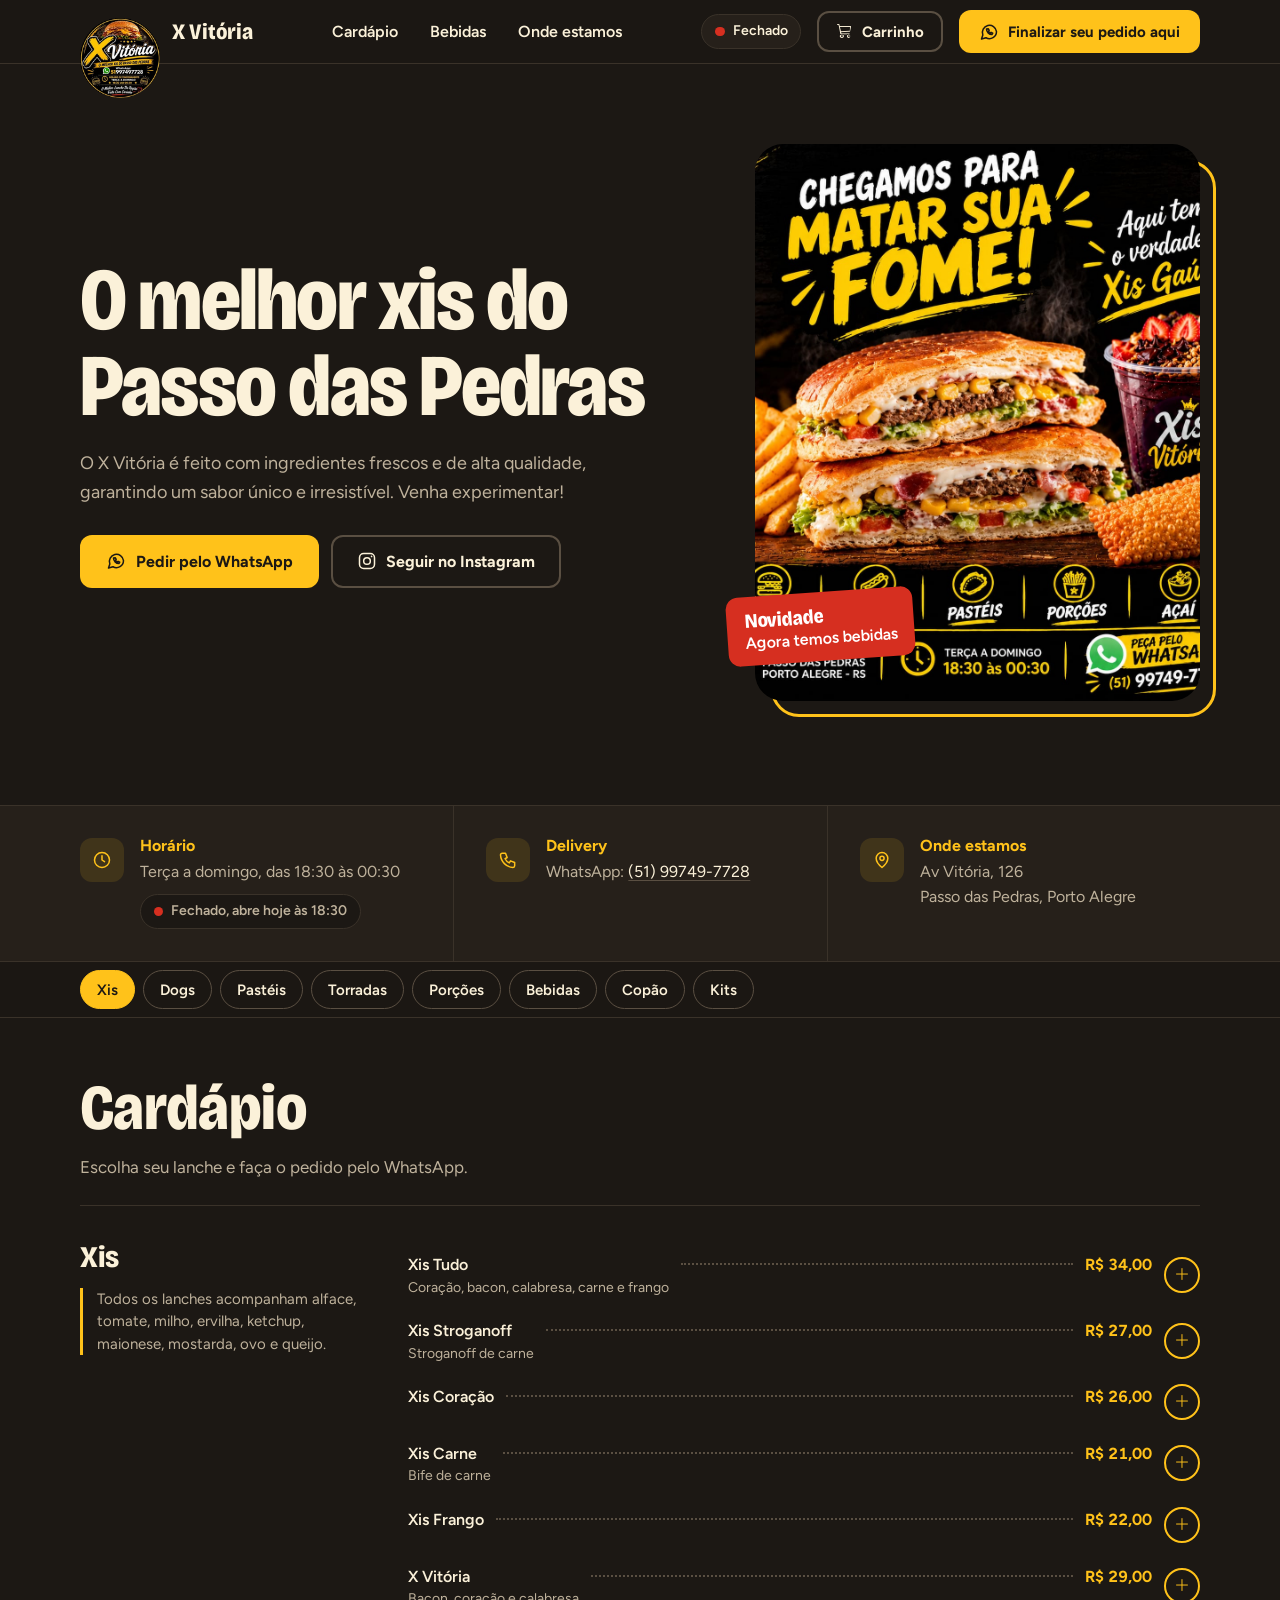
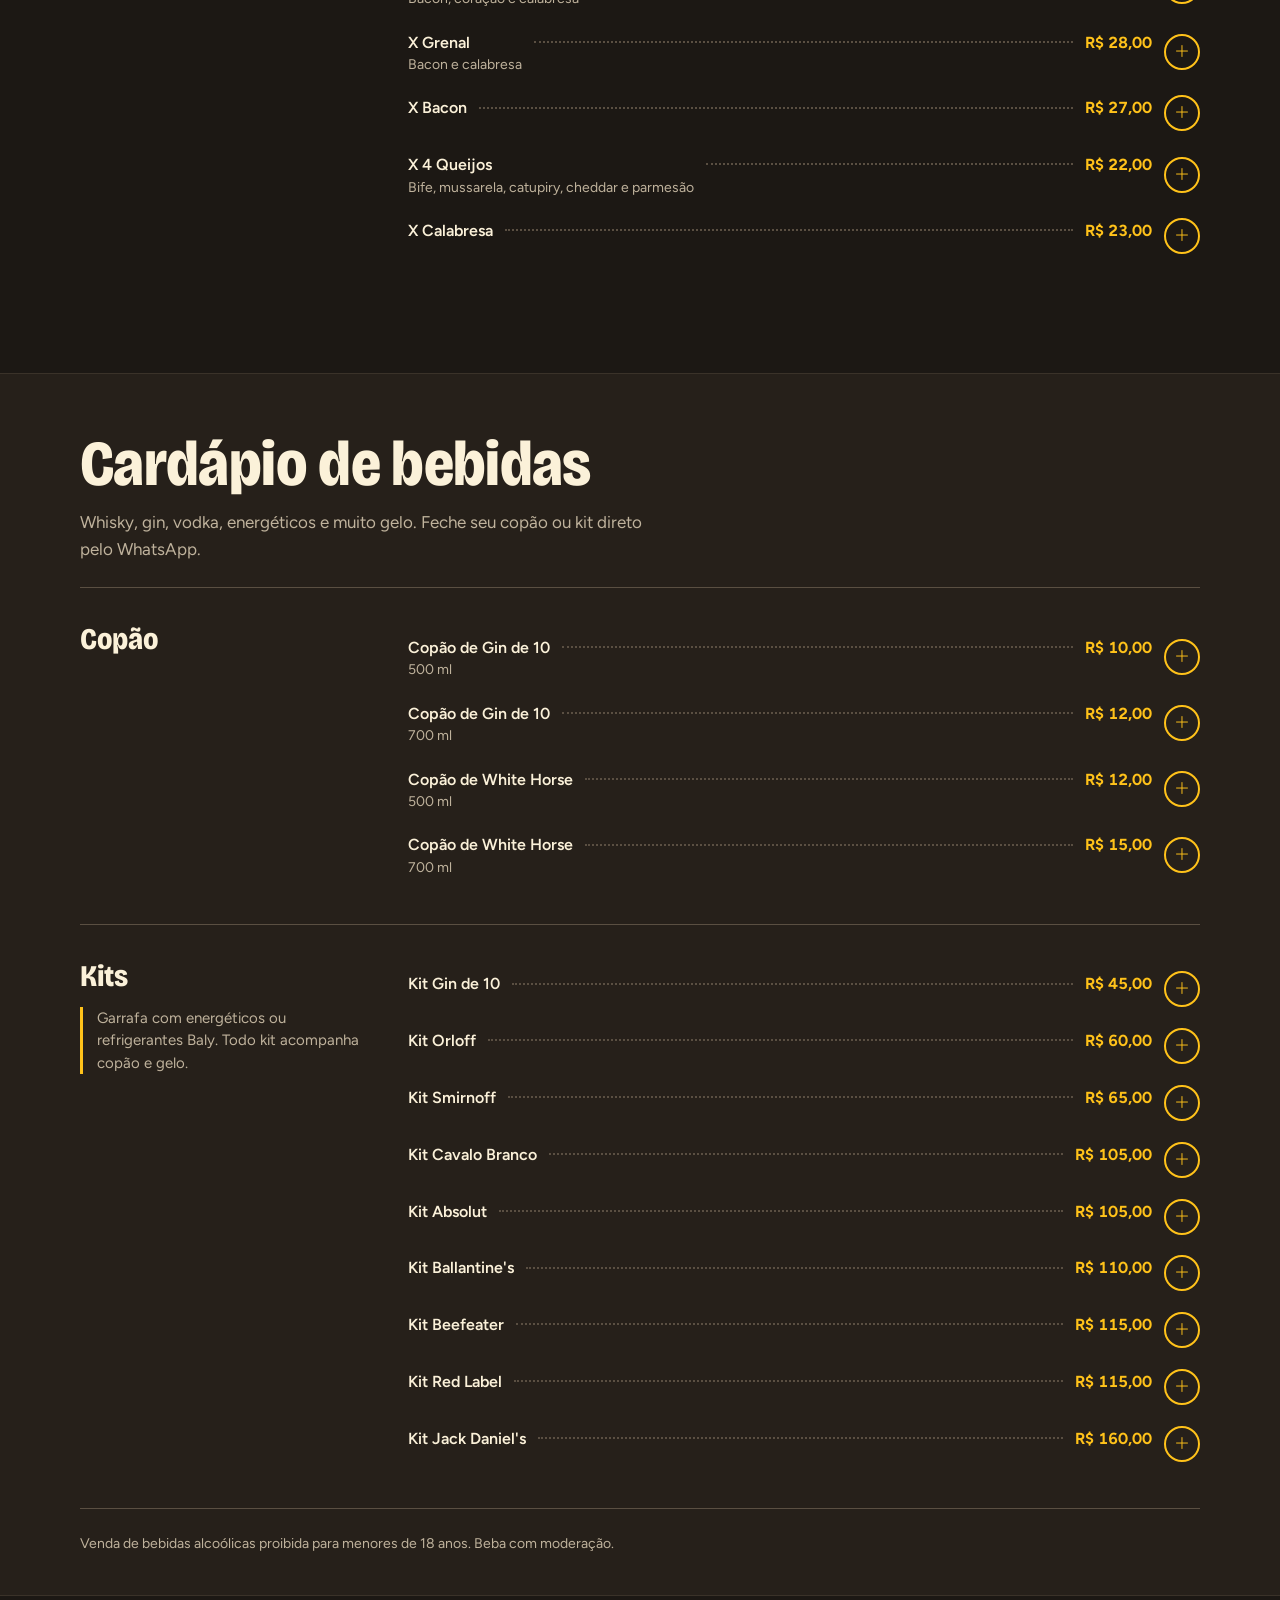
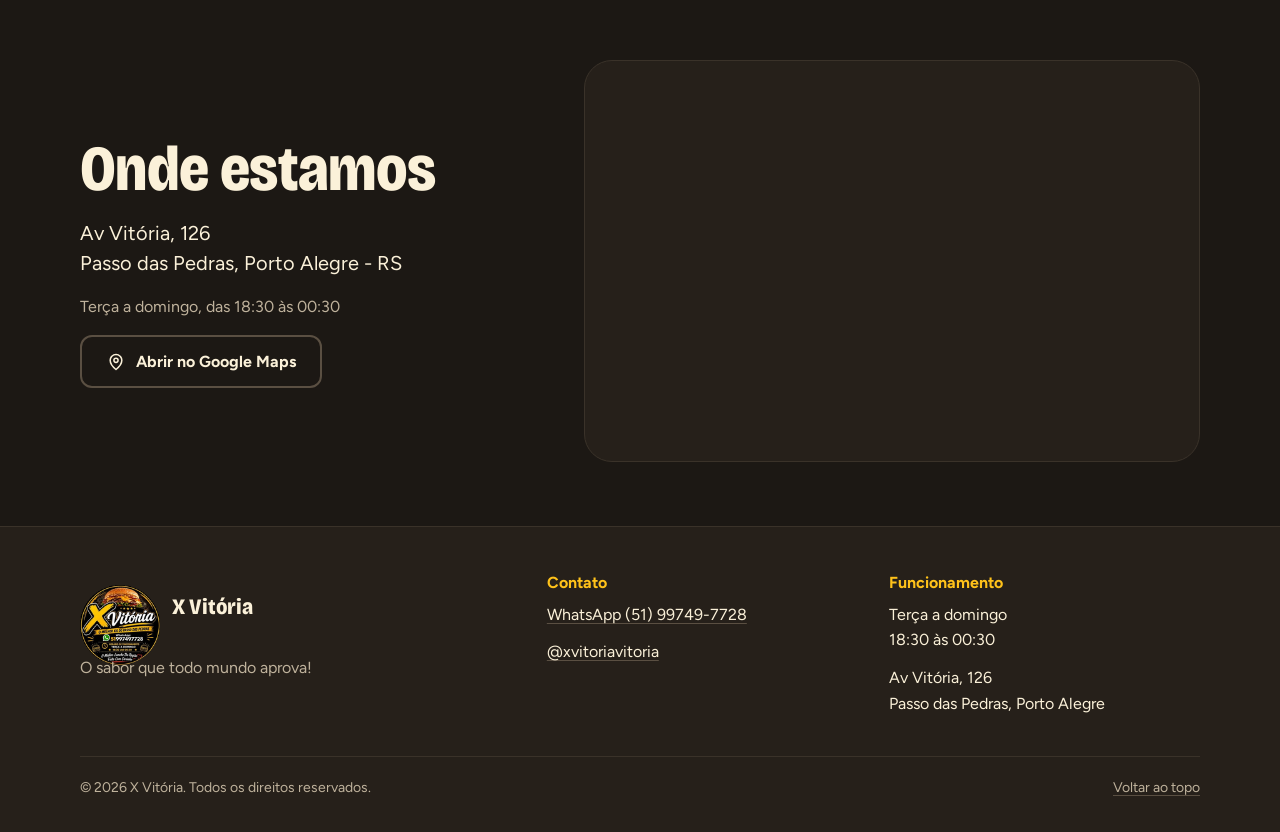
<file: index.html>
<!DOCTYPE html>
<html lang="pt-BR">
<head>
    <meta charset="UTF-8">
    <meta name="viewport" content="width=device-width, initial-scale=1.0">

    <title>X Vitória | Xis, dogs e pastéis no Passo das Pedras, Porto Alegre</title>
    <meta name="description" content="Cardápio e pedidos do X Vitória, no Passo das Pedras, em Porto Alegre. Xis, dogs, pastéis, porções e bebidas. Terça a domingo, das 18:30 às 00:30. Peça pelo WhatsApp.">
    <meta name="theme-color" content="#1c1814">

    <!-- Aparência quando o link é compartilhado (WhatsApp, Instagram, etc.) -->
    <meta property="og:type" content="restaurant">
    <meta property="og:locale" content="pt_BR">
    <meta property="og:title" content="X Vitória | O melhor xis do Passo das Pedras">
    <meta property="og:description" content="Xis, dogs, pastéis, porções e bebidas. Terça a domingo, das 18:30 às 00:30. Peça pelo WhatsApp.">
    <!-- Quando o site estiver no ar, adicione a imagem de compartilhamento com o endereço completo:
    <meta property="og:image" content="https://SEU-DOMINIO.com.br/xis.jpg"> -->

    <!-- FAVICON (ícone da aba do navegador): quando tiver o logo, tire os comentários da linha abaixo
    <link rel="icon" href="logo.png"> -->

    <link rel="preconnect" href="https://fonts.googleapis.com">
    <link rel="preconnect" href="https://fonts.gstatic.com" crossorigin>
    <link rel="stylesheet" href="https://fonts.googleapis.com/css2?family=Bricolage+Grotesque:opsz,wdth,wght@12..96,75..100,600..800&family=Figtree:wght@400;500;600;700&display=swap">
    <link rel="stylesheet" href="https://cdn.jsdelivr.net/npm/bootstrap-icons@1.13.1/font/bootstrap-icons.min.css">
    <link rel="stylesheet" href="style.css">

    <!-- Dados estruturados: ajudam o Google a mostrar horário, telefone e endereço nas buscas -->
    <script type="application/ld+json">
    {
        "@context": "https://schema.org",
        "@type": "Restaurant",
        "name": "X Vitória",
        "description": "Xis, dogs, pastéis, porções e bebidas no Passo das Pedras.",
        "servesCuisine": ["Xis", "Lanches", "Pastéis", "Porções"],
        "telephone": "+55 51 99749-7728",
        "address": {
            "@type": "PostalAddress",
            "streetAddress": "Av Vitória, 126 - Passo das Pedras",
            "addressLocality": "Porto Alegre",
            "addressRegion": "RS",
            "addressCountry": "BR"
        },
        "openingHoursSpecification": [{
            "@type": "OpeningHoursSpecification",
            "dayOfWeek": ["Tuesday", "Wednesday", "Thursday", "Friday", "Saturday", "Sunday"],
            "opens": "18:30",
            "closes": "00:30"
        }],
        "sameAs": ["https://www.instagram.com/xvitoriavitoria"]
    }
    </script>
</head>
<body id="topo">

    <!-- Ícones reutilizáveis (aparecem onde houver <use href="#i-...">) -->
    <svg width="0" height="0" style="position:absolute" aria-hidden="true" focusable="false">
        <symbol id="i-whatsapp" viewBox="0 0 24 24"><path d="M21 11.5a8.5 8.5 0 0 1-12.6 7.4L3 20.5l1.6-5A8.5 8.5 0 1 1 21 11.5z"/><path d="M9 8.5c0 3.5 3 6.5 6.5 6.5l1-1.6-2-1-1 .8c-.9-.4-1.7-1.2-2.1-2.1l.8-1-1-2z"/></symbol>
        <symbol id="i-instagram" viewBox="0 0 24 24"><rect x="3" y="3" width="18" height="18" rx="5"/><circle cx="12" cy="12" r="4"/><circle cx="17.5" cy="6.5" r="1" fill="currentColor" stroke="none"/></symbol>
        <symbol id="i-relogio" viewBox="0 0 24 24"><circle cx="12" cy="12" r="9"/><path d="M12 7v5l3 2"/></symbol>
        <symbol id="i-telefone" viewBox="0 0 24 24"><path d="M5 4h4l2 5-2.5 1.5a11 11 0 0 0 5 5L15 13l5 2v4a2 2 0 0 1-2 2A16 16 0 0 1 3 6a2 2 0 0 1 2-2z"/></symbol>
        <symbol id="i-local" viewBox="0 0 24 24"><path d="M12 21s7-5.5 7-11a7 7 0 1 0-14 0c0 5.5 7 11 7 11z"/><circle cx="12" cy="10" r="2.5"/></symbol>
    </svg>

    <a class="pular" href="#conteudo">Pular para o conteúdo</a>

    <!-- ==================== CABEÇALHO ==================== -->
    <header class="topo">
        <div class="container topo-conteudo">

            <a class="marca" href="#topo" aria-label="X Vitória, voltar ao início">
                <span class="logo-slot"><img src="img/favicon.png" alt="Logo do X Vitória"> </span>
                <span class="marca-nome">X Vitória</span>
            </a>

            <nav class="menu-principal" aria-label="Principal">
                <a href="#cardapio">Cardápio</a>
                <a href="#bebidas">Bebidas</a>
                <a href="#localizacao">Onde estamos</a>
            </nav>

            <div class="topo-acoes">
                <p class="status" data-status="curto">
                    <span class="status-ponto" aria-hidden="true"></span>
                    <span class="status-texto">Terça a domingo</span>
                </p>
                <a class="btn btn-contorno btn-pequeno carrinho-topo" href="pedido.html" aria-label="Ver carrinho">
                    <i class="bi bi-cart3" aria-hidden="true"></i>
                    <span>Carrinho</span>
                    <b class="carrinho-contador" data-carrinho-contador hidden>0</b>
                </a>
                <a class="btn btn-primario btn-pequeno topo-cta" href="pedido.html" target="_blank" rel="noopener">
                    <svg class="icone" aria-hidden="true"><use href="#i-whatsapp"/></svg>
                    Finalizar seu pedido aqui
                </a>
            </div>

        </div>
    </header>

    <main id="conteudo">

        <!-- ==================== HERO ==================== -->
        <section class="hero" aria-labelledby="titulo-hero">
            <div class="container hero-grade">

                <div class="hero-texto">
                    <h1 id="titulo-hero">O melhor xis do Passo das Pedras</h1>
                    <p>O X Vitória é feito com ingredientes frescos e de alta qualidade, garantindo um sabor único e irresistível. Venha experimentar!</p>
                    <div class="hero-acoes">
                        <a class="btn btn-primario" href="https://wa.me/5551997497728?text=Ol%C3%A1!%20Vim%20pelo%20site%20e%20quero%20fazer%20um%20pedido." target="_blank" rel="noopener">
                            <svg class="icone" aria-hidden="true"><use href="#i-whatsapp"/></svg>
                            Pedir pelo WhatsApp
                        </a>
                        <a class="btn btn-contorno" href="https://www.instagram.com/xvitoriavitoria" target="_blank" rel="noopener">
                            <svg class="icone" aria-hidden="true"><use href="#i-instagram"/></svg>
                            Seguir no Instagram
                        </a>
                    </div>
                </div>

                <figure class="hero-foto">
                    <div class="hero-foto-moldura">
                        <img src="img/log.pag.jpeg" alt="Xis do X Vitória" fetchpriority="high">
                    </div>
                    <a class="selo" href="#bebidas">
                        <strong>Novidade</strong>
                        Agora temos bebidas
                    </a>
                </figure>

            </div>
        </section>

        <!-- ==================== INFORMAÇÕES RÁPIDAS ==================== -->
        <section class="info" aria-label="Horário, pedidos e endereço">
            <div class="container info-grade">

                <div class="info-item">
                    <span class="info-icone"><svg class="icone" aria-hidden="true"><use href="#i-relogio"/></svg></span>
                    <div>
                        <h2 class="info-titulo">Horário</h2>
                        <p>Terça a domingo, das 18:30 às 00:30</p>
                        <p class="status status-inline" data-status="longo">
                            <span class="status-ponto" aria-hidden="true"></span>
                            <span class="status-texto">Verificando horário</span>
                        </p>
                    </div>
                </div>

                <div class="info-item">
                    <span class="info-icone"><svg class="icone" aria-hidden="true"><use href="#i-telefone"/></svg></span>
                    <div>
                        <h2 class="info-titulo">Delivery</h2>
                        <p>WhatsApp: <a href="https://wa.me/5551997497728" target="_blank" rel="noopener">(51) 99749-7728</a></p>
                    </div>
                </div>

                <div class="info-item">
                    <span class="info-icone"><svg class="icone" aria-hidden="true"><use href="#i-local"/></svg></span>
                    <div>
                        <h2 class="info-titulo">Onde estamos</h2>
                        <p>Av Vitória, 126<br>Passo das Pedras, Porto Alegre</p>
                    </div>
                </div>

            </div>
        </section>

        <!-- ==================== CARDÁPIO + BEBIDAS ==================== -->
        <div class="menu">

            <nav class="cat-nav" aria-label="Categorias do cardápio">
                <div class="cat-nav-interno">
                    <ul class="cat-lista">
                        <li><a href="#xis">Xis</a></li>
                        <li><a href="#dogs">Dogs</a></li>
                        <li><a href="#pasteis">Pastéis</a></li>
                        <li><a href="#torradas">Torradas</a></li>
                        <li><a href="#porcoes">Porções</a></li>
                        <li><a href="#bebidas-simples">Bebidas</a></li>
                        <li><a href="#copao">Copão</a></li>
                        <li><a href="#kits">Kits</a></li>
                    </ul>
                </div>
            </nav>

            <section class="secao" id="cardapio" aria-labelledby="titulo-cardapio">
                <div class="container">
                    <div class="secao-cabecalho">
                        <h2 id="titulo-cardapio">Cardápio</h2>
                        <p>Escolha seu lanche e faça o pedido pelo WhatsApp.</p>
                    </div>

                    <div class="categoria" id="xis">
                        <div class="categoria-cabecalho">
                            <h3>Xis</h3>
                            <p class="categoria-nota">Todos os lanches acompanham alface, tomate, milho, ervilha, ketchup, maionese, mostarda, ovo e queijo.</p>
                        </div>
                        <ul class="lista">
                            <li class="item"><div class="item-info"><span class="item-nome">Xis Tudo</span><span class="item-desc">Coração, bacon, calabresa, carne e frango</span></div><span class="item-pontos" aria-hidden="true"></span><span class="item-preco">R$ 34,00</span></li>
                            <li class="item"><div class="item-info"><span class="item-nome">Xis Stroganoff</span><span class="item-desc">Stroganoff de carne</span></div><span class="item-pontos" aria-hidden="true"></span><span class="item-preco">R$ 27,00</span></li>
                            <li class="item"><div class="item-info"><span class="item-nome">Xis Coração</span></div><span class="item-pontos" aria-hidden="true"></span><span class="item-preco">R$ 26,00</span></li>
                            <li class="item"><div class="item-info"><span class="item-nome">Xis Carne</span><span class="item-desc">Bife de carne</span></div><span class="item-pontos" aria-hidden="true"></span><span class="item-preco">R$ 21,00</span></li>
                            <li class="item"><div class="item-info"><span class="item-nome">Xis Frango</span></div><span class="item-pontos" aria-hidden="true"></span><span class="item-preco">R$ 22,00</span></li>
                            <li class="item"><div class="item-info"><span class="item-nome">X Vitória</span><span class="item-desc">Bacon, coração e calabresa</span></div><span class="item-pontos" aria-hidden="true"></span><span class="item-preco">R$ 29,00</span></li>
                            <li class="item"><div class="item-info"><span class="item-nome">X Grenal</span><span class="item-desc">Bacon e calabresa</span></div><span class="item-pontos" aria-hidden="true"></span><span class="item-preco">R$ 28,00</span></li>
                            <li class="item"><div class="item-info"><span class="item-nome">X Bacon</span></div><span class="item-pontos" aria-hidden="true"></span><span class="item-preco">R$ 27,00</span></li>
                            <li class="item"><div class="item-info"><span class="item-nome">X 4 Queijos</span><span class="item-desc">Bife, mussarela, catupiry, cheddar e parmesão</span></div><span class="item-pontos" aria-hidden="true"></span><span class="item-preco">R$ 22,00</span></li>
                            <li class="item"><div class="item-info"><span class="item-nome">X Calabresa</span></div><span class="item-pontos" aria-hidden="true"></span><span class="item-preco">R$ 23,00</span></li>
                        </ul>
                    </div>

                    <div class="categoria" id="dogs">
                        <div class="categoria-cabecalho">
                            <h3>Dogs</h3>
                        </div>
                        <ul class="lista">
                            <li class="item"><div class="item-info"><span class="item-nome">Dog 1 salsicha</span></div><span class="item-pontos" aria-hidden="true"></span><span class="item-preco">R$ 13,00</span></li>
                            <li class="item"><div class="item-info"><span class="item-nome">Dog 2 salsichas</span></div><span class="item-pontos" aria-hidden="true"></span><span class="item-preco">R$ 15,00</span></li>
                            <li class="item"><div class="item-info"><span class="item-nome">Dog Calabresa</span></div><span class="item-pontos" aria-hidden="true"></span><span class="item-preco">R$ 17,00</span></li>
                            <li class="item"><div class="item-info"><span class="item-nome">Dog Doce</span><span class="item-desc">Chocolate, morango, queijo e leite condensado</span></div><span class="item-pontos" aria-hidden="true"></span><span class="item-preco">R$ 17,00</span></li>
                        </ul>
                    </div>

                    <div class="categoria" id="pasteis">
                        <div class="categoria-cabecalho">
                            <h3>Pastéis</h3>
                            <p class="categoria-nota">Adicione queijo, mussarela, cheddar ou catupiry por mais R$ 1,50 — pastel com adicional sai por R$ 10,00.</p>
                        </div>
                        <ul class="lista">
                            <li class="item"><div class="item-info"><span class="item-nome">Pastel de Queijo Mussarela</span></div><span class="item-pontos" aria-hidden="true"></span><span class="item-preco">R$ 8,50</span></li>
                            <li class="item"><div class="item-info"><span class="item-nome">Pastel 4 Queijos</span></div><span class="item-pontos" aria-hidden="true"></span><span class="item-preco">R$ 8,50</span></li>
                            <li class="item"><div class="item-info"><span class="item-nome">Pastel de Frango</span></div><span class="item-pontos" aria-hidden="true"></span><span class="item-preco">R$ 8,50</span></li>
                            <li class="item"><div class="item-info"><span class="item-nome">Pastel de Carne</span></div><span class="item-pontos" aria-hidden="true"></span><span class="item-preco">R$ 8,50</span></li>
                            <li class="item"><div class="item-info"><span class="item-nome">Pastel de Calabresa</span></div><span class="item-pontos" aria-hidden="true"></span><span class="item-preco">R$ 8,50</span></li>
                            <li class="item"><div class="item-info"><span class="item-nome">Pastel de Chocolate Misto</span></div><span class="item-pontos" aria-hidden="true"></span><span class="item-preco">R$ 8,50</span></li>
                            <li class="item"><div class="item-info"><span class="item-nome">Pastel de Chocolate Branco</span></div><span class="item-pontos" aria-hidden="true"></span><span class="item-preco">R$ 8,50</span></li>
                            <li class="item"><div class="item-info"><span class="item-nome">Pastel de Napolitano</span></div><span class="item-pontos" aria-hidden="true"></span><span class="item-preco">R$ 8,50</span></li>
                            <li class="item"><div class="item-info"><span class="item-nome">Pastel de Prestígio</span></div><span class="item-pontos" aria-hidden="true"></span><span class="item-preco">R$ 8,50</span></li>
                        </ul>
                    </div>

                    <div class="categoria" id="torradas">
                        <div class="categoria-cabecalho">
                            <h3>Torradas</h3>
                        </div>
                        <ul class="lista">
                            <li class="item"><div class="item-info"><span class="item-nome">Presunto e queijo</span></div><span class="item-pontos" aria-hidden="true"></span><span class="item-preco">R$ 15,00</span></li>
                            <li class="item"><div class="item-info"><span class="item-nome">Carne</span></div><span class="item-pontos" aria-hidden="true"></span><span class="item-preco">R$ 15,00</span></li>
                            <li class="item"><div class="item-info"><span class="item-nome">Frango</span></div><span class="item-pontos" aria-hidden="true"></span><span class="item-preco">R$ 15,00</span></li>
                            <li class="item"><div class="item-info"><span class="item-nome">Calabresa</span></div><span class="item-pontos" aria-hidden="true"></span><span class="item-preco">R$ 15,00</span></li>
                        </ul>
                    </div>

                    <div class="categoria" id="porcoes">
                        <div class="categoria-cabecalho">
                            <h3>Porções</h3>
                        </div>
                        <ul class="lista">
                            <li class="item"><div class="item-info"><span class="item-nome">Picadão</span><span class="item-desc">Carne, coração, calabresa, batata frita e pão torrado</span></div><span class="item-pontos" aria-hidden="true"></span><span class="item-preco">R$ 60,00</span></li>
                            <li class="item"><div class="item-info"><span class="item-nome">Fritas sem queijo</span></div><span class="item-pontos" aria-hidden="true"></span><span class="item-preco">R$ 23,00</span></li>
                            <li class="item"><div class="item-info"><span class="item-nome">Fritas com queijo mussarela</span></div><span class="item-pontos" aria-hidden="true"></span><span class="item-preco">R$ 27,00</span></li>
                            <li class="item"><div class="item-info"><span class="item-nome">Fritas com queijo, cheddar e bacon</span></div><span class="item-pontos" aria-hidden="true"></span><span class="item-preco">R$ 33,00</span></li>
                            <li class="item"><div class="item-info"><span class="item-nome">Fritas com queijo e calabresa</span></div><span class="item-pontos" aria-hidden="true"></span><span class="item-preco">R$ 33,00</span></li>
                        </ul>
                    </div>

                    <div class="categoria" id="bebidas-simples">
                        <div class="categoria-cabecalho">
                            <h3>Bebidas</h3>
                            <p class="categoria-nota">Temos Skol e Polar de cerveja!</p>
                        </div>

                      
                        <ul class="lista">
                            <li class="item"><div class="item-info"><span class="item-nome">Coca-Cola 2L</span></div><span class="item-pontos" aria-hidden="true"></span><span class="item-preco">R$ 13,00</span></li>
                            <li class="item"><div class="item-info"><span class="item-nome">Coca-Cola Zero 2L</span></div><span class="item-pontos" aria-hidden="true"></span><span class="item-preco">R$ 13,00</span></li>
                            <li class="item"><div class="item-info"><span class="item-nome">Guaraná Fruki 2L</span></div><span class="item-pontos" aria-hidden="true"></span><span class="item-preco">R$ 10,00</span></li>
                            <li class="item"><div class="item-info"><span class="item-nome">Fanta Uva 2L</span></div><span class="item-pontos" aria-hidden="true"></span><span class="item-preco">R$ 10,00</span></li>
                            <li class="item"><div class="item-info"><span class="item-nome">Fanta Laranja 2L</span></div><span class="item-pontos" aria-hidden="true"></span><span class="item-preco">R$ 10,00</span></li>
                            <li class="item"><div class="item-info"><span class="item-nome">Sprite 2L</span></div><span class="item-pontos" aria-hidden="true"></span><span class="item-preco">R$ 10,00</span></li>
                            <li class="item"><div class="item-info"><span class="item-nome">Pepsi 2L</span></div><span class="item-pontos" aria-hidden="true"></span><span class="item-preco">R$ 10,00</span></li>
                        </ul>

                     
                        <ul class="lista">
                            <li class="item"><div class="item-info"><span class="item-nome">Coca-Cola lata</span></div><span class="item-pontos" aria-hidden="true"></span><span class="item-preco">R$ 6,00</span></li>
                            <li class="item"><div class="item-info"><span class="item-nome">Coca-Cola Zero lata</span></div><span class="item-pontos" aria-hidden="true"></span><span class="item-preco">R$ 6,00</span></li>
                            <li class="item"><div class="item-info"><span class="item-nome">Guaraná Fruki lata</span></div><span class="item-pontos" aria-hidden="true"></span><span class="item-preco">R$ 6,00</span></li>
                        </ul>

                        
                        <ul class="lista">
                            <li class="item"><div class="item-info"><span class="item-nome">Água sem gás</span></div><span class="item-pontos" aria-hidden="true"></span><span class="item-preco">R$ 3,00</span></li>
                            <li class="item"><div class="item-info"><span class="item-nome">Água com gás</span></div><span class="item-pontos" aria-hidden="true"></span><span class="item-preco">R$ 3,00</span></li>
                            <li class="item"><div class="item-info"><span class="item-nome">Cerveja litrão</span></div><span class="item-pontos" aria-hidden="true"></span><span class="item-preco">R$ 12,00</span></li>
                            <li class="item"><div class="item-info"><span class="item-nome">Cerveja latão</span></div><span class="item-pontos" aria-hidden="true"></span><span class="item-preco">R$ 6,00</span></li>
                        </ul>
                    </div>
                </div>
            </section>

            <section class="secao secao-bebidas" id="bebidas" aria-labelledby="titulo-bebidas">
                <div class="container">
                    <div class="secao-cabecalho">
                        <h2 id="titulo-bebidas">Cardápio de bebidas</h2>
                        <p>Whisky, gin, vodka, energéticos e muito gelo. Feche seu copão ou kit direto pelo WhatsApp.</p>
                    </div>

                    <div class="categoria" id="copao">
                        <div class="categoria-cabecalho">
                            <h3>Copão</h3>
                        </div>
                        <ul class="lista">
                            <li class="item"><div class="item-info"><span class="item-nome">Copão de Gin de 10</span><span class="item-desc">500 ml</span></div><span class="item-pontos" aria-hidden="true"></span><span class="item-preco">R$ 10,00</span></li>
                            <li class="item"><div class="item-info"><span class="item-nome">Copão de Gin de 10</span><span class="item-desc">700 ml</span></div><span class="item-pontos" aria-hidden="true"></span><span class="item-preco">R$ 12,00</span></li>
                            <li class="item"><div class="item-info"><span class="item-nome">Copão de White Horse</span><span class="item-desc">500 ml</span></div><span class="item-pontos" aria-hidden="true"></span><span class="item-preco">R$ 12,00</span></li>
                            <li class="item"><div class="item-info"><span class="item-nome">Copão de White Horse</span><span class="item-desc">700 ml</span></div><span class="item-pontos" aria-hidden="true"></span><span class="item-preco">R$ 15,00</span></li>
                        </ul>
                    </div>

                    <div class="categoria" id="kits">
                        <div class="categoria-cabecalho">
                            <h3>Kits</h3>
                            <p class="categoria-nota">Garrafa com energéticos ou refrigerantes Baly. Todo kit acompanha copão e gelo.</p>
                        </div>
                        <ul class="lista">
                            <li class="item"><div class="item-info"><span class="item-nome">Kit Gin de 10</span></div><span class="item-pontos" aria-hidden="true"></span><span class="item-preco">R$ 45,00</span></li>
                            <li class="item"><div class="item-info"><span class="item-nome">Kit Orloff</span></div><span class="item-pontos" aria-hidden="true"></span><span class="item-preco">R$ 60,00</span></li>
                            <li class="item"><div class="item-info"><span class="item-nome">Kit Smirnoff</span></div><span class="item-pontos" aria-hidden="true"></span><span class="item-preco">R$ 65,00</span></li>
                            <li class="item"><div class="item-info"><span class="item-nome">Kit Cavalo Branco</span></div><span class="item-pontos" aria-hidden="true"></span><span class="item-preco">R$ 105,00</span></li>
                            <li class="item"><div class="item-info"><span class="item-nome">Kit Absolut</span></div><span class="item-pontos" aria-hidden="true"></span><span class="item-preco">R$ 105,00</span></li>
                            <li class="item"><div class="item-info"><span class="item-nome">Kit Ballantine's</span></div><span class="item-pontos" aria-hidden="true"></span><span class="item-preco">R$ 110,00</span></li>
                            <li class="item"><div class="item-info"><span class="item-nome">Kit Beefeater</span></div><span class="item-pontos" aria-hidden="true"></span><span class="item-preco">R$ 115,00</span></li>
                            <li class="item"><div class="item-info"><span class="item-nome">Kit Red Label</span></div><span class="item-pontos" aria-hidden="true"></span><span class="item-preco">R$ 115,00</span></li>
                            <li class="item"><div class="item-info"><span class="item-nome">Kit Jack Daniel's</span></div><span class="item-pontos" aria-hidden="true"></span><span class="item-preco">R$ 160,00</span></li>
                        </ul>
                    </div>

                    <p class="aviso-idade">Venda de bebidas alcoólicas proibida para menores de 18 anos. Beba com moderação.</p>
                </div>
            </section>

        </div>

        <!-- ==================== LOCALIZAÇÃO ==================== -->
        <section class="local" id="localizacao" aria-labelledby="titulo-local">
            <div class="container local-grade">

                <div class="local-texto">
                    <h2 id="titulo-local">Onde estamos</h2>
                    <address>
                        Av Vitória, 126<br>
                        Passo das Pedras, Porto Alegre - RS
                    </address>
                    <p>Terça a domingo, das 18:30 às 00:30</p>
                    <a class="btn btn-contorno" href="https://www.google.com/maps/search/?api=1&amp;query=Av+Vit%C3%B3ria+126+Passo+das+Pedras+Porto+Alegre+RS" target="_blank" rel="noopener">
                        <svg class="icone" aria-hidden="true"><use href="#i-local"/></svg>
                        Abrir no Google Maps
                    </a>
                </div>

                <div class="mapa">
                    <iframe
                        title="Mapa com a localização do X Vitória, na Av Vitória, 126, Passo das Pedras"
                        src="https://www.google.com/maps?q=Av+Vit%C3%B3ria+126+Passo+das+Pedras+Porto+Alegre+RS&amp;output=embed"
                        loading="lazy"
                        referrerpolicy="no-referrer-when-downgrade"
                        allowfullscreen></iframe>
                </div>

            </div>
        </section>

    </main>

    <!-- ==================== RODAPÉ ==================== -->
    <footer class="rodape">
        <div class="container">
            <div class="rodape-grade">

                <div class="rodape-marca">
                    <div class="marca">
                        <!-- Segundo espaço do logo: mesmo procedimento do cabeçalho (troque "LOGO" pelo <img>) -->
                        <span class="logo-slot logo-slot-grande"><img src="img/favicon.png" alt="Logo X Vitória"></span>
                        <span class="marca-nome">X Vitória</span>
                    </div>
                    <p>O sabor que todo mundo aprova!</p>
                </div>

                <div>
                    <h2 class="rodape-titulo">Contato</h2>
                    <p><a href="https://wa.me/5551997497728" target="_blank" rel="noopener">WhatsApp (51) 99749-7728</a></p>
                    <p><a href="https://www.instagram.com/xvitoriavitoria" target="_blank" rel="noopener">@xvitoriavitoria</a></p>
                </div>

                <div>
                    <h2 class="rodape-titulo">Funcionamento</h2>
                    <p>Terça a domingo<br>18:30 às 00:30</p>
                    <p>Av Vitória, 126<br>Passo das Pedras, Porto Alegre</p>
                </div>

            </div>

            <div class="rodape-fim">
                <p>© <span data-ano>2026</span> X Vitória. Todos os direitos reservados.</p>
                <a href="#topo">Voltar ao topo</a>
            </div>
        </div>
    </footer>

    <!-- Barra de pedido fixa (só aparece no celular) -->
    <div class="pedido-fixo">
        <a class="btn btn-primario" href="pedido.html" target="_blank" rel="noopener">
            <svg class="icone" aria-hidden="true"><use href="#i-whatsapp"/></svg>
            Finalizar seu pedido
        </a>
    </div>

    <script src="script.js"></script>
</body>
</html>
</file>
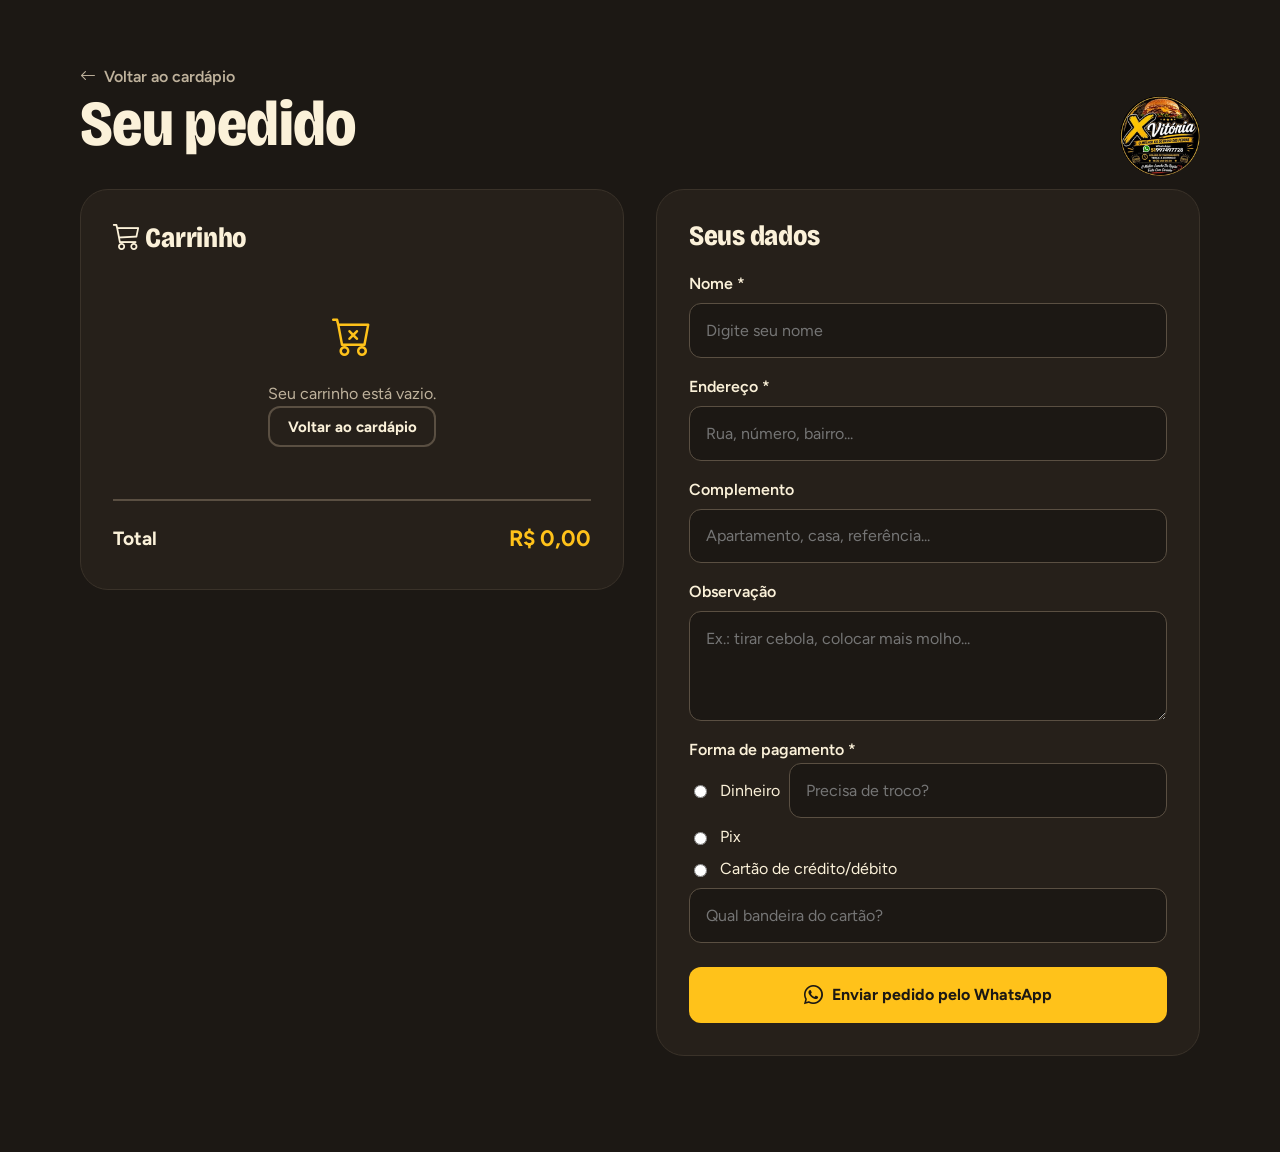
<file: pedido.html>
<!DOCTYPE html>
<html lang="pt-BR">

<head>
    <meta charset="UTF-8">
    <meta name="viewport" content="width=device-width, initial-scale=1.0">

    <title>Seu pedido | X Vitória</title>

    <meta
        name="description"
        content="Finalize seu pedido no X Vitória."
    >

    <meta name="theme-color" content="#1c1814">

    <link rel="preconnect" href="https://fonts.googleapis.com">
    <link rel="preconnect" href="https://fonts.gstatic.com" crossorigin>

    <link
        rel="stylesheet"
        href="https://fonts.googleapis.com/css2?family=Bricolage+Grotesque:opsz,wdth,wght@12..96,75..100,600..800&family=Figtree:wght@400;500;600;700&display=swap"
    >

    <link
        rel="stylesheet"
        href="https://cdn.jsdelivr.net/npm/bootstrap-icons@1.13.1/font/bootstrap-icons.min.css"
    >

    <link rel="stylesheet" href="style.css">
</head>

<body>

    <main class="pedido-pagina">

        <div class="container">

            <div class="pedido-cabecalho">

                <div>
                    <a class="pedido-voltar" href="index.html">
                        <i class="bi bi-arrow-left"></i>
                        Voltar ao cardápio
                    </a>

                    <h1>Seu pedido</h1>
                </div>

                <div class="logo-slot">
                      <img src="img/favicon.png" alt="Xis do X Vitória" fetchpriority="high">
                </div>

            </div>


            <div class="pedido-layout">

                <!-- ==================== CARRINHO ==================== -->

                <section class="pedido-box" aria-labelledby="titulo-carrinho">

                    <h2 id="titulo-carrinho">
                        <i class="bi bi-cart3"></i>
                        Carrinho
                    </h2>

                    <div id="lista-carrinho">
                        <!-- Produtos inseridos pelo JavaScript -->
                    </div>

                    <div class="carrinho-total">
                        <span>Total</span>
                        <strong id="total-carrinho">R$ 0,00</strong>
                    </div>

                </section>


                <!-- ==================== DADOS DO PEDIDO ==================== -->

                <section class="pedido-box" aria-labelledby="titulo-dados">

                    <h2 id="titulo-dados">
                        Seus dados
                    </h2>

                    <form class="pedido-form" id="form-pedido">

                        <div class="pedido-campo">
                            <label for="nome">
                                Nome *
                            </label>

                            <input
                                type="text"
                                id="nome"
                                name="nome"
                                placeholder="Digite seu nome"
                                required
                            >
                        </div>


                        <div class="pedido-campo">
                            <label for="endereco">
                                Endereço *
                            </label>

                            <input
                                type="text"
                                id="endereco"
                                name="endereco"
                                placeholder="Rua, número, bairro..."
                                required
                            >
                        </div>


                        <div class="pedido-campo">
                            <label for="complemento">
                                Complemento
                            </label>

                            <input
                                type="text"
                                id="complemento"
                                name="complemento"
                                placeholder="Apartamento, casa, referência..."
                            >
                        </div>


                        <div class="pedido-campo">
                            <label for="observacao">
                                Observação
                            </label>

                            <textarea
                                id="observacao"
                                name="observacao"
                                placeholder="Ex.: tirar cebola, colocar mais molho..."
                            ></textarea>
                        </div>


                       <fieldset class="pedido-campo">
                            <legend>Forma de pagamento *</legend>

                            <div class="pedido-radio">
                                <input
                                    type="radio"
                                    id="dinheiro"
                                    name="pagamento"
                                    value="Dinheiro"
                                    required
                                >
                                <label for="dinheiro">Dinheiro</label>
                                  <input
                                type="text"
                                id="troco"
                                name="troco"
                                placeholder="Precisa de troco?"
                            >
                            </div>

                            <div class="pedido-radio">
                                <input
                                    type="radio"
                                    id="pix"
                                    name="pagamento"
                                    value="Pix"
                                >
                                <label for="pix">Pix</label>
                            </div>

                            <div class="pedido-radio">
                                <input
                                    type="radio"
                                    id="cartao"
                                    name="pagamento"
                                    value="Cartão de crédito/débito"
                                >
                                <label for="cartao">Cartão de crédito/débito</label>
                            </div>

                            <div class="pedido-campo">

                            <input
                                type="text"
                                id="bandeira-cartao"
                                name="bandeira-cartao"
                                placeholder="Qual bandeira do cartão?"
                            >

                        </div>
                        </fieldset>


                        <button
                            class="btn btn-primario btn-finalizar"
                            type="submit"
                        >
                            <i class="bi bi-whatsapp"></i>
                            Enviar pedido pelo WhatsApp
                        </button>

                    </form>

                </section>

            </div>

        </div>

    </main>


    <script src="pedido.js"></script>

</body>

</html>
</file>
<file: style.css>
/* ==========================================================================
   X VITÓRIA — style.css

   ÍNDICE
   1. Variáveis (cores, fontes, tamanhos)  ← mude aqui para ajustar o visual
   2. Base
   3. Botões e status
   4. Cabeçalho e logo
   5. Hero (topo da página)
   6. Informações rápidas
   7. Cardápio
   8. Cardápio de bebidas
   9. Localização
   10. Rodapé
   11. Barra de pedido fixa (celular)
   12. Desktop (a partir de 900px)
   ========================================================================== */


/* ==========================================================================
   1. VARIÁVEIS
   A paleta vem dos ingredientes do xis: mostarda, ketchup e maionese.
   ========================================================================== */
:root {
    /* Cores */
    --chapa: #1c1814;          /* fundo principal (cor de chapa quente) */
    --carvao: #26201a;         /* fundo de faixas e painéis */
    --linha: #3a3229;          /* divisórias sutis */
    --linha-forte: #5a4f42;    /* bordas de botões e pontilhado */
    --maionese: #fbf1d9;       /* texto principal */
    --pao: #bfb29c;            /* texto secundário */
    --mostarda: #ffc21a;       /* destaque principal (preços, botões) */
    --ketchup: #d62f20;        /* destaque secundário (selo de novidade) */
    --verde: #4cd07d;          /* só para o "aberto agora" */

    /* Fontes */
    --fonte-titulo: 'Bricolage Grotesque', 'Arial Narrow', Arial, sans-serif;
    --fonte-texto: 'Figtree', system-ui, -apple-system, 'Segoe UI', Roboto, Arial, sans-serif;

    /* Formas */
    --raio: 12px;
    --raio-grande: 28px;

    /* Medidas do layout */
    --header-h: 64px;          /* altura do cabeçalho */
    --nav-h: 56px;             /* altura da barra de categorias */
    --logo-tam: 44px;          /* ALTURA DO LOGO no cabeçalho */
}


/* ==========================================================================
   2. BASE
   ========================================================================== */
*,
*::before,
*::after {
    box-sizing: border-box;
}

html {
    -webkit-text-size-adjust: 100%;
}

/* Rolagem suave, só para quem não pediu para reduzir animações */
@media (prefers-reduced-motion: no-preference) {
    html {
        scroll-behavior: smooth;
    }
}

body {
    margin: 0;
    font-family: var(--fonte-texto);
    font-size: 1rem;
    line-height: 1.6;
    color: var(--maionese);
    background-color: var(--chapa);
    overflow-x: hidden;
}

h1, h2, h3 {
    margin: 0;
    font-family: var(--fonte-titulo);
    font-weight: 800;
    font-stretch: 85%;
    line-height: 1.05;
    letter-spacing: -0.01em;
    color: var(--maionese);
}

p {
    margin: 0;
}

a {
    color: inherit;
}

img {
    max-width: 100%;
}

address {
    font-style: normal;
}

.container {
    width: min(100% - 2.5rem, 1120px);
    margin-inline: auto;
}

/* Foco visível para quem navega pelo teclado */
:focus-visible {
    outline: 3px solid var(--mostarda);
    outline-offset: 3px;
}

/* Link "pular para o conteúdo" (acessibilidade) */
.pular {
    position: absolute;
    left: 1rem;
    top: -4rem;
    z-index: 100;
    padding: 0.75rem 1rem;
    border-radius: var(--raio);
    background: var(--mostarda);
    color: var(--chapa);
    font-weight: 700;
    text-decoration: none;
}

.pular:focus {
    top: 1rem;
}


/* ==========================================================================
   3. BOTÕES E STATUS
   ========================================================================== */
.btn {
    display: inline-flex;
    align-items: center;
    justify-content: center;
    gap: 0.6rem;
    padding: 0.9rem 1.5rem;
    border: 2px solid transparent;
    border-radius: var(--raio);
    font-family: var(--fonte-texto);
    font-size: 1rem;
    font-weight: 700;
    line-height: 1.2;
    text-decoration: none;
    cursor: pointer;
    transition: background-color 0.2s ease, border-color 0.2s ease, color 0.2s ease, transform 0.2s ease;
}

.btn:active {
    transform: translateY(1px);
}

.btn-primario {
    background-color: var(--mostarda);
    color: var(--chapa);
}

.btn-primario:hover {
    background-color: #ffd24d;
}

.btn-contorno {
    border-color: var(--linha-forte);
    color: var(--maionese);
}

.btn-contorno:hover {
    border-color: var(--mostarda);
    color: var(--mostarda);
}

.btn-pequeno {
    padding: 0.6rem 1.1rem;
    font-size: 0.9375rem;
}

/* Ícones (definidos no HTML com <use href="#i-...">) */
.icone {
    flex: none;
    width: 1.25rem;
    height: 1.25rem;
    fill: none;
    stroke: currentColor;
    stroke-width: 1.8;
    stroke-linecap: round;
    stroke-linejoin: round;
}

/* Indicador "Aberto agora / Fechado" (o texto é preenchido pelo script.js) */
.status {
    display: inline-flex;
    align-items: center;
    gap: 0.5rem;
    padding: 0.35rem 0.8rem;
    border: 1px solid var(--linha);
    border-radius: 999px;
    background-color: var(--carvao);
    font-size: 0.875rem;
    font-weight: 600;
    white-space: nowrap;
}

.status-ponto {
    width: 0.6rem;
    height: 0.6rem;
    border-radius: 50%;
    background-color: var(--pao);
}

.status[data-aberto="true"] .status-ponto {
    background-color: var(--verde);
    box-shadow: 0 0 0 4px rgb(76 208 125 / 0.2);
}

.status[data-aberto="false"] .status-ponto {
    background-color: var(--ketchup);
}


/* ==========================================================================
   4. CABEÇALHO E LOGO
   ========================================================================== */
.topo {
    position: sticky;
    top: 0;
    z-index: 50;
    height: var(--header-h);
    background-color: rgb(28 24 20 / 0.92);
    border-bottom: 1px solid var(--linha);
    -webkit-backdrop-filter: blur(10px);
    backdrop-filter: blur(10px);
}

.topo-conteudo {
    display: flex;
    align-items: center;
    justify-content: space-between;
    gap: 1rem;
    height: 100%;
}

.marca {
    display: flex;
    align-items: center;
    gap: 0.75rem;
    color: inherit;
    text-decoration: none;
}

.marca-nome {
    font-family: var(--fonte-titulo);
    font-size: 1.375rem;
    font-weight: 800;
    font-stretch: 85%;
    line-height: 1;
}

/* ---- ESPAÇO DO LOGO ----
   Enquanto não houver imagem, mostra uma caixa tracejada com a palavra LOGO.
   Quando você colocar <img> dentro dele, a caixa some e a imagem se ajusta
   sozinha à altura definida em --logo-tam (no topo deste arquivo). */
.logo-slot {
    display: grid;
    place-items: center;
    height: var(--logo-tam);
    min-width: var(--logo-tam);
    padding-inline: 0.5rem;
    border: 2px dashed var(--linha-forte);
    border-radius: var(--raio);
    color: var(--pao);
    font-family: var(--fonte-titulo);
    font-size: 0.6875rem;
    font-weight: 800;
    letter-spacing: 0.08em;
    line-height: 1;
}

.logo-slot:has(img) {
    padding: 0;
    border: 0;
}

.logo-slot img {
    display: block;
    height: 80%;
    width: auto;
    max-width: 100px;
    object-fit: contain;
}

.logo-slot-grande {
    --logo-tam: 64px;
}

/* Menu de links (só no desktop) */
.menu-principal {
    display: none;
}

.menu-principal a {
    font-weight: 600;
    text-decoration: none;
    transition: color 0.2s ease;
}

.menu-principal a:hover {
    color: var(--mostarda);
}

.topo-acoes {
    display: flex;
    align-items: center;
    gap: 1rem;
}

/* No celular o pedido é feito pela barra fixa de baixo */
.topo-cta {
    display: none;
}


/* ==========================================================================
   5. HERO
   ========================================================================== */
.hero {
    padding-block: 2.5rem 3.5rem;
}

.hero-grade {
    display: grid;
    gap: 2.75rem;
    align-items: center;
}

.hero-texto h1 {
    margin-bottom: 1.25rem;
    font-size: clamp(2.75rem, 10vw, 5.5rem);
    line-height: 0.98;
    letter-spacing: -0.02em;
    text-wrap: balance;
}

.hero-texto p {
    max-width: 34rem;
    margin-bottom: 1.75rem;
    font-size: 1.125rem;
    color: var(--pao);
}

.hero-acoes {
    display: flex;
    flex-wrap: wrap;
    gap: 0.75rem;
}

/* Foto do xis com moldura mostarda deslocada */
.hero-foto {
    position: relative;
    margin: 0;
}

.hero-foto::before {
    content: "";
    position: absolute;
    inset: 0;
    transform: translate(12px, 12px);
    border: 3px solid var(--mostarda);
    border-radius: var(--raio-grande);
}

.hero-foto-moldura {
    position: relative;
    aspect-ratio: 5 / 4;
    overflow: hidden;
    border-radius: var(--raio-grande);
    background-color: var(--carvao);
}

.hero-foto-moldura img {
    display: block;
    width: 100%;
    height: 100%;
    object-fit: cover;
}

/* Se a foto xis.jpg não carregar, mostra um aviso em vez de imagem quebrada */
.hero-foto-moldura.sem-foto {
    display: grid;
    place-items: center;
    border: 2px dashed var(--linha-forte);
    color: var(--pao);
    text-align: center;
}

.hero-foto-moldura.sem-foto img {
    display: none;
}

.hero-foto-moldura.sem-foto::after {
    content: "Coloque a foto do xis\A (arquivo xis.jpg)";
    white-space: pre;
}

/* Selo de novidade sobre a foto */
.selo {
    position: absolute;
    left: -0.5rem;
    bottom: 1.5rem;
    z-index: 2;
    display: block;
    padding: 0.75rem 1.1rem;
    border-radius: var(--raio);
    background-color: var(--ketchup);
    color: #fff;
    font-weight: 600;
    line-height: 1.25;
    text-decoration: none;
    transform: rotate(-4deg);
    transition: transform 0.2s ease;
}

.selo strong {
    display: block;
    font-family: var(--fonte-titulo);
    font-size: 1.25rem;
    font-weight: 800;
    font-stretch: 85%;
}

.selo:hover {
    transform: rotate(-2deg) scale(1.04);
}

/* Única animação automática do site: entrada do topo da página */
@media (prefers-reduced-motion: no-preference) {
    .hero-texto > *,
    .hero-foto {
        animation: entrada 0.7s cubic-bezier(0.2, 0.7, 0.2, 1) both;
    }

    .hero-texto > :nth-child(2) { animation-delay: 0.08s; }
    .hero-texto > :nth-child(3) { animation-delay: 0.16s; }
    .hero-foto { animation-delay: 0.2s; }
}

@keyframes entrada {
    from {
        opacity: 0;
        transform: translateY(18px);
    }
    to {
        opacity: 1;
        transform: none;
    }
}


/* ==========================================================================
   6. INFORMAÇÕES RÁPIDAS
   ========================================================================== */
.info {
    border-block: 1px solid var(--linha);
    background-color: var(--carvao);
}

.info-grade {
    display: grid;
}

.info-item {
    display: flex;
    gap: 1rem;
    padding-block: 1.5rem;
    border-bottom: 1px solid var(--linha);
}

.info-item:last-child {
    border-bottom: 0;
}

.info-icone {
    display: grid;
    flex: none;
    place-items: center;
    width: 2.75rem;
    height: 2.75rem;
    border-radius: var(--raio);
    background-color: rgb(255 194 26 / 0.12);
    color: var(--mostarda);
}

.info-titulo {
    margin-bottom: 0.25rem;
    font-family: var(--fonte-texto);
    font-size: 1rem;
    font-weight: 700;
    font-stretch: 100%;
    letter-spacing: 0;
    color: var(--mostarda);
}

.info-item p {
    color: var(--pao);
}

.info-item a {
    color: var(--maionese);
    text-decoration-color: var(--linha-forte);
    text-underline-offset: 3px;
}

.info-item a:hover {
    color: var(--mostarda);
}

.status-inline {
    margin-top: 0.6rem;
    background-color: var(--chapa);
    color: var(--maionese);
}


/* ==========================================================================
   7. CARDÁPIO
   ========================================================================== */
.menu {
    position: relative;
}

/* Barra de categorias: fica presa embaixo do cabeçalho ao rolar */
.cat-nav {
    position: sticky;
    top: var(--header-h);
    z-index: 40;
    height: var(--nav-h);
    background-color: rgb(28 24 20 / 0.94);
    border-bottom: 1px solid var(--linha);
    -webkit-backdrop-filter: blur(10px);
    backdrop-filter: blur(10px);
}

.cat-nav-interno {
    max-width: 1160px;
    height: 100%;
    margin-inline: auto;
}

.cat-lista {
    position: relative;
    display: flex;
    align-items: center;
    gap: 0.5rem;
    height: 100%;
    margin: 0;
    padding: 0 1.25rem;
    list-style: none;
    overflow-x: auto;
    scrollbar-width: none;
}

.cat-lista::-webkit-scrollbar {
    display: none;
}

.cat-lista a {
    display: block;
    padding: 0.4rem 1rem;
    border: 1px solid var(--linha-forte);
    border-radius: 999px;
    font-size: 0.9375rem;
    font-weight: 600;
    text-decoration: none;
    white-space: nowrap;
    transition: background-color 0.2s ease, border-color 0.2s ease, color 0.2s ease;
}

.cat-lista a:hover {
    border-color: var(--mostarda);
    color: var(--mostarda);
}

.cat-lista a[aria-current="true"] {
    border-color: var(--mostarda);
    background-color: var(--mostarda);
    color: var(--chapa);
}

/* Seções e categorias */
.secao {
    padding-block: 3.5rem 1rem;
    scroll-margin-top: calc(var(--header-h) + var(--nav-h));
}

.secao-cabecalho {
    display: grid;
    justify-items: start;
    gap: 0.75rem;
    margin-bottom: 1.5rem;
}

.secao-cabecalho h2 {
    font-size: clamp(2.5rem, 7vw, 4rem);
}

.secao-cabecalho p {
    max-width: 36rem;
    color: var(--pao);
    font-size: 1.0625rem;
}

.categoria {
    display: grid;
    gap: 1.25rem 3rem;
    padding-block: 2.25rem;
    border-top: 1px solid var(--linha);
    scroll-margin-top: calc(var(--header-h) + var(--nav-h));
}

/* Categoria escondida no modo "abas" do cardápio */
.categoria[hidden] {
    display: none;
}

.categoria h3 {
    font-size: 1.875rem;
}

/* Observação que vale para toda a categoria (ex.: o que acompanha os xis) */
.categoria-nota {
    max-width: 26rem;
    margin-top: 0.9rem;
    padding-left: 0.9rem;
    border-left: 3px solid var(--mostarda);
    color: var(--pao);
    font-size: 0.9375rem;
    line-height: 1.5;
}

/* Subtítulo dentro de uma categoria (ex.: separar "Refrigerantes 2L" de "Refrigerantes lata") */
.subcategoria-titulo {
    margin-top: 1.5rem;
    margin-bottom: 0.25rem;
    font-family: var(--fonte-texto);
    font-size: 0.8125rem;
    font-weight: 700;
    letter-spacing: 0.06em;
    text-transform: uppercase;
    color: var(--mostarda);
}

.subcategoria-titulo:first-of-type {
    margin-top: 0.5rem;
}

/* Lista de itens com pontilhado ligando o nome ao preço */
.lista {
    margin: 0;
    padding: 0;
    list-style: none;
}

.item {
    display: flex;
    align-items: baseline;
    gap: 0.75rem;
    padding-block: 0.65rem;
}

.item-info {
    min-width: 0;
}

.item-nome {
    font-weight: 600;
}

.item-desc {
    display: block;
    color: var(--pao);
    font-size: 0.875rem;
    line-height: 1.4;
}

.item-pontos {
    flex: 1;
    min-width: 1rem;
    position: relative;
    top: -0.3em;
    border-bottom: 2px dotted var(--linha-forte);
}

.item-preco {
    color: var(--mostarda);
    font-weight: 700;
    font-variant-numeric: tabular-nums;
    white-space: nowrap;
}


/* ==========================================================================
   8. CARDÁPIO DE BEBIDAS
   ========================================================================== */
.secao-bebidas {
    margin-top: 3.5rem;
    padding-block: 3.5rem 1.5rem;
    border-block: 1px solid var(--linha);
    background-color: var(--carvao);
}

.secao-bebidas .categoria {
    border-top-color: var(--linha-forte);
}

.aviso-idade {
    padding-block: 1.5rem 1rem;
    border-top: 1px solid var(--linha-forte);
    color: var(--pao);
    font-size: 0.875rem;
}


/* ==========================================================================
   9. LOCALIZAÇÃO
   ========================================================================== */
.local {
    padding-block: 4rem;
    scroll-margin-top: var(--header-h);
}

.local-grade {
    display: grid;
    gap: 2rem;
    align-items: center;
}

.local-texto {
    display: grid;
    justify-items: start;
    gap: 1rem;
}

.local-texto h2 {
    font-size: clamp(2.5rem, 7vw, 4rem);
}

.local-texto address {
    font-size: 1.25rem;
    line-height: 1.5;
}

.local-texto p {
    color: var(--pao);
}

.mapa {
    overflow: hidden;
    border: 1px solid var(--linha);
    border-radius: var(--raio-grande);
    background-color: var(--carvao);
}

.mapa iframe {
    display: block;
    width: 100%;
    height: 320px;
    border: 0;
}


/* ==========================================================================
   10. RODAPÉ
   ========================================================================== */
.rodape {
    padding-block: 3rem 6.5rem;
    border-top: 1px solid var(--linha);
    background-color: var(--carvao);
}

.rodape-grade {
    display: grid;
    gap: 2rem;
}

.rodape-marca p {
    margin-top: 1rem;
    color: var(--pao);
}

.rodape-titulo {
    margin-bottom: 0.6rem;
    font-family: var(--fonte-texto);
    font-size: 1rem;
    font-weight: 700;
    font-stretch: 100%;
    letter-spacing: 0;
    color: var(--mostarda);
}

.rodape-grade p + p {
    margin-top: 0.75rem;
}

.rodape a {
    text-decoration-color: var(--linha-forte);
    text-underline-offset: 3px;
}

.rodape a:hover {
    color: var(--mostarda);
}

.rodape-fim {
    display: flex;
    flex-wrap: wrap;
    justify-content: space-between;
    gap: 0.5rem 1.5rem;
    margin-top: 2.5rem;
    padding-top: 1.25rem;
    border-top: 1px solid var(--linha);
    color: var(--pao);
    font-size: 0.875rem;
}


/* ==========================================================================
   11. BARRA DE PEDIDO FIXA (só no celular)
   ========================================================================== */
.pedido-fixo {
    position: fixed;
    inset: auto 0 0 0;
    z-index: 60;
    padding: 0.75rem 1.25rem calc(0.75rem + env(safe-area-inset-bottom, 0px));
    border-top: 1px solid var(--linha);
    background-color: rgb(28 24 20 / 0.96);
    -webkit-backdrop-filter: blur(10px);
    backdrop-filter: blur(10px);
}

.pedido-fixo .btn {
    width: 100%;
}


/* ==========================================================================
   12. TELAS MAIORES
   ========================================================================== */
@media (min-width: 800px) {
    .info-grade {
        grid-template-columns: repeat(3, 1fr);
    }

    .info-item {
        padding: 2rem 2rem 2rem 0;
        border-bottom: 0;
    }

    .info-item + .info-item {
        padding-left: 2rem;
        border-left: 1px solid var(--linha);
    }

    .categoria {
        grid-template-columns: minmax(200px, 280px) 1fr;
    }

    .rodape-grade {
        grid-template-columns: 1.4fr 1fr 1fr;
    }
}

@media (min-width: 900px) {
    :root {
        --logo-tam: 48px;
    }

    .menu-principal {
        display: flex;
        gap: 2rem;
    }

    .topo-cta {
        display: inline-flex;
    }

    .pedido-fixo {
        display: none;
    }

    .hero {
        padding-block: 5rem 6.5rem;
    }

    .hero-grade {
        grid-template-columns: 1.15fr 0.85fr;
        gap: 4.5rem;
    }

    .hero-foto::before {
        transform: translate(16px, 16px);
    }

    .hero-foto-moldura {
        aspect-ratio: 4 / 5;
    }

    .selo {
        left: -1.75rem;
        bottom: 2.5rem;
    }

    .local-grade {
        grid-template-columns: 1fr 1.4fr;
        gap: 4rem;
    }

    .mapa iframe {
        height: 400px;
    }

    .rodape {
        padding-bottom: 2rem;
    }
}

/* Celulares bem pequenos */
@media (max-width: 380px) {
    .marca-nome {
        font-size: 1.125rem;
    }

    .hero-acoes .btn {
        width: 100%;
    }
}
/* ==========================================================================
   PÁGINA DO PEDIDO
   ========================================================================== */

.pedido-pagina {
    min-height: 100vh;
    padding-block: 2rem 5rem;
}

.pedido-cabecalho {
    display: flex;
    align-items: center;
    justify-content: space-between;
    gap: 1rem;
    margin-bottom: 2rem;
}

.pedido-cabecalho h1 {
    font-size: clamp(2.5rem, 8vw, 4rem);
}

.pedido-voltar {
    display: inline-flex;
    align-items: center;
    gap: 0.5rem;
    color: var(--pao);
    text-decoration: none;
    font-weight: 600;
}

.pedido-voltar:hover {
    color: var(--mostarda);
}

.pedido-layout {
    display: grid;
    gap: 2rem;
}

.pedido-box {
    padding: 1.5rem;
    border: 1px solid var(--linha);
    border-radius: var(--raio-grande);
    background-color: var(--carvao);
}

.pedido-box h2 {
    margin-bottom: 1.25rem;
    font-size: 1.75rem;
}

.carrinho-vazio {
    padding-block: 2rem;
    color: var(--pao);
    text-align: center;
}

.carrinho-vazio i {
    display: block;
    margin-bottom: 0.75rem;
    color: var(--mostarda);
    font-size: 2.5rem;
}


/* Produtos dentro do carrinho */

.carrinho-item {
    display: grid;
    grid-template-columns: 1fr auto;
    gap: 1rem;
    padding-block: 1rem;
    border-bottom: 1px solid var(--linha);
}

.carrinho-item:first-child {
    padding-top: 0;
}

.carrinho-item:last-child {
    border-bottom: 0;
}

.carrinho-item-nome {
    font-weight: 700;
}

.carrinho-item-preco {
    margin-top: 0.2rem;
    color: var(--mostarda);
    font-size: 0.9rem;
}

.carrinho-controles {
    display: flex;
    align-items: center;
    gap: 0.5rem;
}

.carrinho-controles button {
    display: grid;
    place-items: center;
    width: 2rem;
    height: 2rem;
    padding: 0;
    border: 1px solid var(--linha-forte);
    border-radius: 50%;
    background: transparent;
    color: var(--maionese);
    cursor: pointer;
}

.carrinho-controles button:hover {
    border-color: var(--mostarda);
    color: var(--mostarda);
}

.carrinho-quantidade {
    min-width: 1.5rem;
    text-align: center;
    font-weight: 700;
}

.carrinho-remover {
    color: var(--ketchup) !important;
}


/* Total */

.carrinho-total {
    display: flex;
    align-items: center;
    justify-content: space-between;
    gap: 1rem;
    margin-top: 1.25rem;
    padding-top: 1.25rem;
    border-top: 2px solid var(--linha-forte);
    font-size: 1.2rem;
    font-weight: 700;
}

.carrinho-total strong {
    color: var(--mostarda);
    font-size: 1.4rem;
}


/* Formulário */

.pedido-form {
    display: grid;
    gap: 1rem;
}

.pedido-campo {
    display: grid;
    gap: 0.4rem;
}

.pedido-campo label {
    font-weight: 600;
}

.pedido-campo input,
.pedido-campo textarea,
.pedido-campo select {
    width: 100%;
    padding: 0.85rem 1rem;
    border: 1px solid var(--linha-forte);
    border-radius: var(--raio);
    outline: none;
    background-color: var(--chapa);
    color: var(--maionese);
    font: inherit;
}

.pedido-campo input:focus,
.pedido-campo textarea:focus,
.pedido-campo select:focus {
    border-color: var(--mostarda);
}

.pedido-campo textarea {
    min-height: 110px;
    resize: vertical;
}

.pedido-campo small {
    color: var(--pao);
}

.btn-finalizar {
    width: 100%;
    margin-top: 0.5rem;
}

.btn-finalizar i {
    font-size: 1.2rem;
}


/* Celular */

@media (max-width: 899px) {
    .carrinho-topo span {
        display: none;
    }

    .carrinho-topo {
        padding: 0.6rem 0.75rem;
    }
}


/* Desktop */

@media (min-width: 900px) {
    .pedido-pagina {
        padding-block: 4rem 6rem;
    }

    .pedido-layout {
        grid-template-columns: 1fr 1fr;
        align-items: start;
    }

    .pedido-box {
        padding: 2rem;
    }
}


/* ==========================================================================
   CARRINHO NO CARDÁPIO (botão "+" dos itens e botão do cabeçalho)
   ========================================================================== */

/* Botão redondo "+" no fim de cada item (criado pelo script.js) */
.btn-adicionar {
    align-self: center;
    flex: none;
    display: grid;
    place-items: center;
    width: 2.25rem;
    height: 2.25rem;
    padding: 0;
    border: 2px solid var(--mostarda);
    border-radius: 50%;
    background: transparent;
    color: var(--mostarda);
    font-size: 1rem;
    cursor: pointer;
    transition: background-color 0.2s ease, border-color 0.2s ease, color 0.2s ease, transform 0.15s ease;
}

.btn-adicionar:hover {
    background-color: var(--mostarda);
    color: var(--chapa);
}

.btn-adicionar:active {
    transform: scale(0.9);
}

/* Fica verde por um instante depois de adicionar */
.btn-adicionar.adicionado {
    border-color: var(--verde);
    background-color: var(--verde);
    color: var(--chapa);
}

/* Botão do carrinho no cabeçalho + bolinha com a quantidade */
.carrinho-topo {
    position: relative;
}

.carrinho-contador {
    display: inline-grid;
    place-items: center;
    min-width: 1.35rem;
    height: 1.35rem;
    padding: 0 0.35rem;
    border-radius: 999px;
    background-color: var(--mostarda);
    color: var(--chapa);
    font-size: 0.75rem;
    font-weight: 800;
    line-height: 1;
}

.carrinho-contador[hidden] {
    display: none;
}
/* Radio de "Forma de pagamento": desfaz o estilo de caixa de texto que
   .pedido-campo input aplicaria aos radios, e ajusta fieldset/legend
   pro visual combinar com o resto do formulário */
fieldset.pedido-campo {
    border: none;
    padding: 0;
    margin: 0;
}

.pedido-campo legend {
    padding: 0;
    font-weight: 600;
}

.pedido-campo input[type="radio"] {
    width: auto;
    padding: 0;
    border: none;
    border-radius: 0;
    background: none;
    accent-color: var(--mostarda);
}

.pedido-radio {
    display: flex;
    align-items: center;
    gap: 0.6rem;
}

.pedido-radio label {
    font-weight: 400;
    cursor: pointer;
}

.pedido-radio input {
    cursor: pointer;
}
</file>
